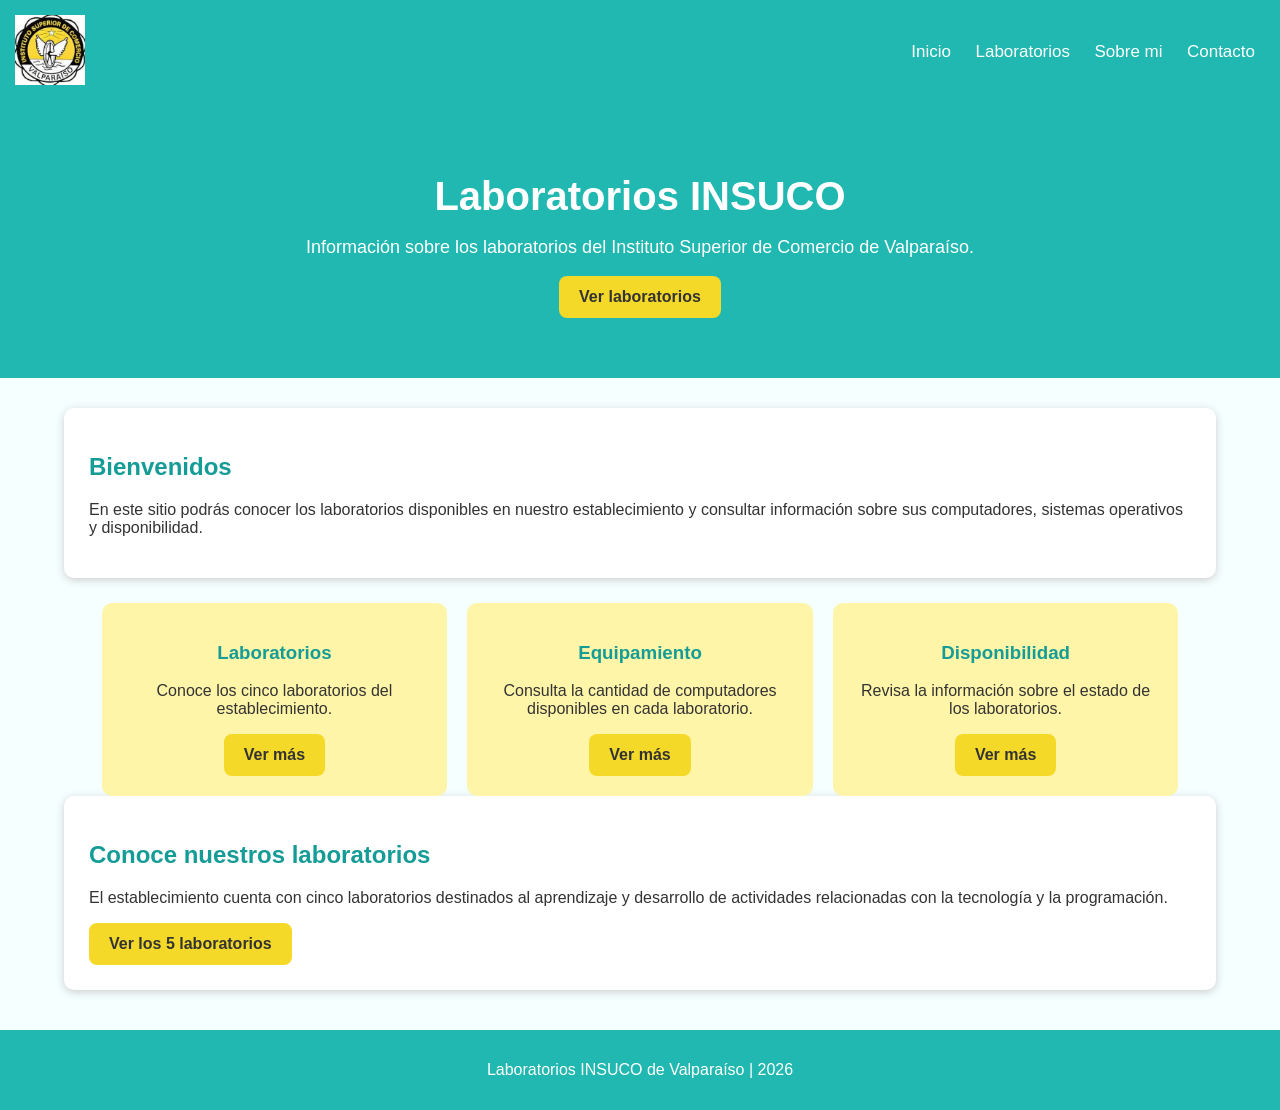
<file: index.html>
<!DOCTYPE html>
<html lang="es">
<head>
    <meta charset="UTF-8">
    <meta name="viewport" content="width=device-width, initial-scale=1.0">
    <title>Laboratorios INSUCO</title>
    <link rel="stylesheet" href="estilos.css">
</head>

<body>

<header>
    <nav class="navbar">

        <a href="index.html" class="logo">
            <img src="logoinsuco.jpg" alt="Logo INSUCO">
        </a>

        <div class="menu">
            <a href="index.html">Inicio</a>
            <a href="laboratorios.html">Laboratorios</a>
            <a href="sobremi.html">Sobre mi</a>
            <a href="contacto.html">Contacto</a>
        </div>

    </nav>
</header>

<main>

    <section class="hero">
        <h1>Laboratorios INSUCO</h1>

        <p>
            Información sobre los laboratorios del
            Instituto Superior de Comercio de Valparaíso.
        </p>

        <a href="laboratorios.html" class="boton">
            Ver laboratorios
        </a>
    </section>


    <section class="contenido">

        <div class="bloque">

            <h2>Bienvenidos</h2>

            <p>
                En este sitio podrás conocer los laboratorios
                disponibles en nuestro establecimiento y consultar
                información sobre sus computadores, sistemas
                operativos y disponibilidad.
            </p>

        </div>


        <div class="tarjetas">

            <div class="tarjeta">
                <h3>Laboratorios</h3>

                <p>
                    Conoce los cinco laboratorios del establecimiento.
                </p>

                <a href="laboratorios.html" class="boton">
                    Ver más
                </a>
            </div>


            <div class="tarjeta">
                <h3>Equipamiento</h3>

                <p>
                    Consulta la cantidad de computadores disponibles
                    en cada laboratorio.
                </p>

                <a href="laboratorios.html" class="boton">
                    Ver más
                </a>
            </div>


            <div class="tarjeta">
                <h3>Disponibilidad</h3>

                <p>
                    Revisa la información sobre el estado de los
                    laboratorios.
                </p>

                <a href="laboratorios.html" class="boton">
                    Ver más
                </a>
            </div>

        </div>


        <div class="bloque">

            <h2>Conoce nuestros laboratorios</h2>

            <p>
                El establecimiento cuenta con cinco laboratorios
                destinados al aprendizaje y desarrollo de actividades
                relacionadas con la tecnología y la programación.
            </p>

            <a href="laboratorios.html" class="boton">
                Ver los 5 laboratorios
            </a>

        </div>

    </section>

</main>


<footer>
    <p>
        Laboratorios INSUCO de Valparaíso | 2026
    </p>
</footer>

</body>
</html>
</file>
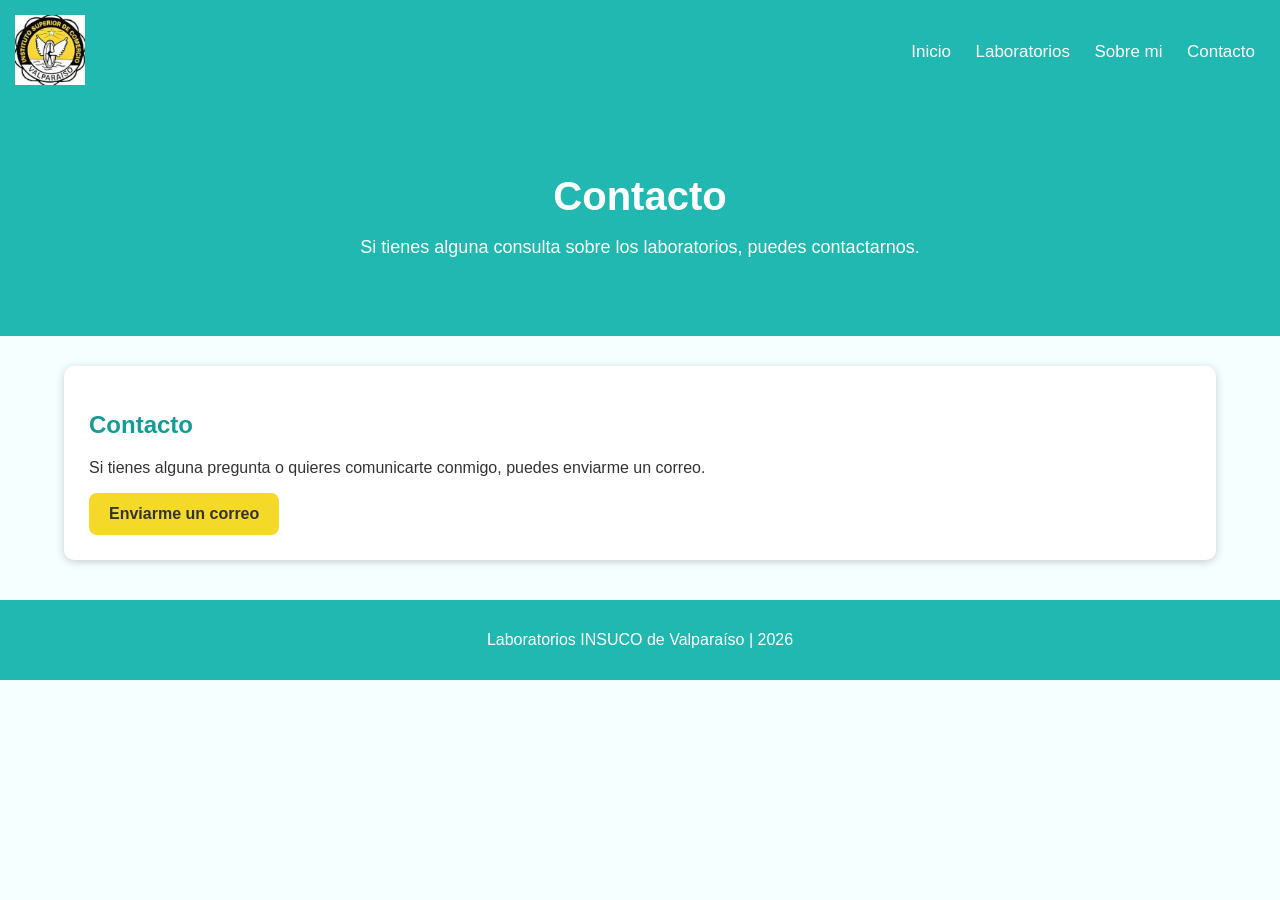
<file: contacto.html>
<!DOCTYPE html>
<html lang="es">
<head>
    <meta charset="UTF-8">
    <meta name="viewport" content="width=device-width, initial-scale=1.0">
    <title>Contacto | INSUCO</title>
    <link rel="stylesheet" href="estilos.css">
</head>

<body>

<header>
    <nav class="navbar">

        <a href="index.html" class="logo">
            <img src="logoinsuco.jpg" alt="Logo INSUCO">
        </a>

        <div class="menu">
            <a href="index.html">Inicio</a>
            <a href="laboratorios.html">Laboratorios</a>
            <a href="sobremi.html">Sobre mi</a>
            <a href="contacto.html">Contacto</a>
        </div>

    </nav>
</header>

<main>

    <section class="hero">
        <h1>Contacto</h1>
        <p>
            Si tienes alguna consulta sobre los laboratorios,
            puedes contactarnos.
        </p>
    </section>

    <section class="contenido">

        <div class="bloque">

    <h2>Contacto</h2>

    <p>
        Si tienes alguna pregunta o quieres comunicarte conmigo,
        puedes enviarme un correo.
    </p>

    <a href="mailto:avilavalentina913@gmail.com" class="boton">
        Enviarme un correo
    </a>

</div>
    </section>

</main>

<footer>
    <p>Laboratorios INSUCO de Valparaíso | 2026</p>
</footer>

</body>
</html>
</file>
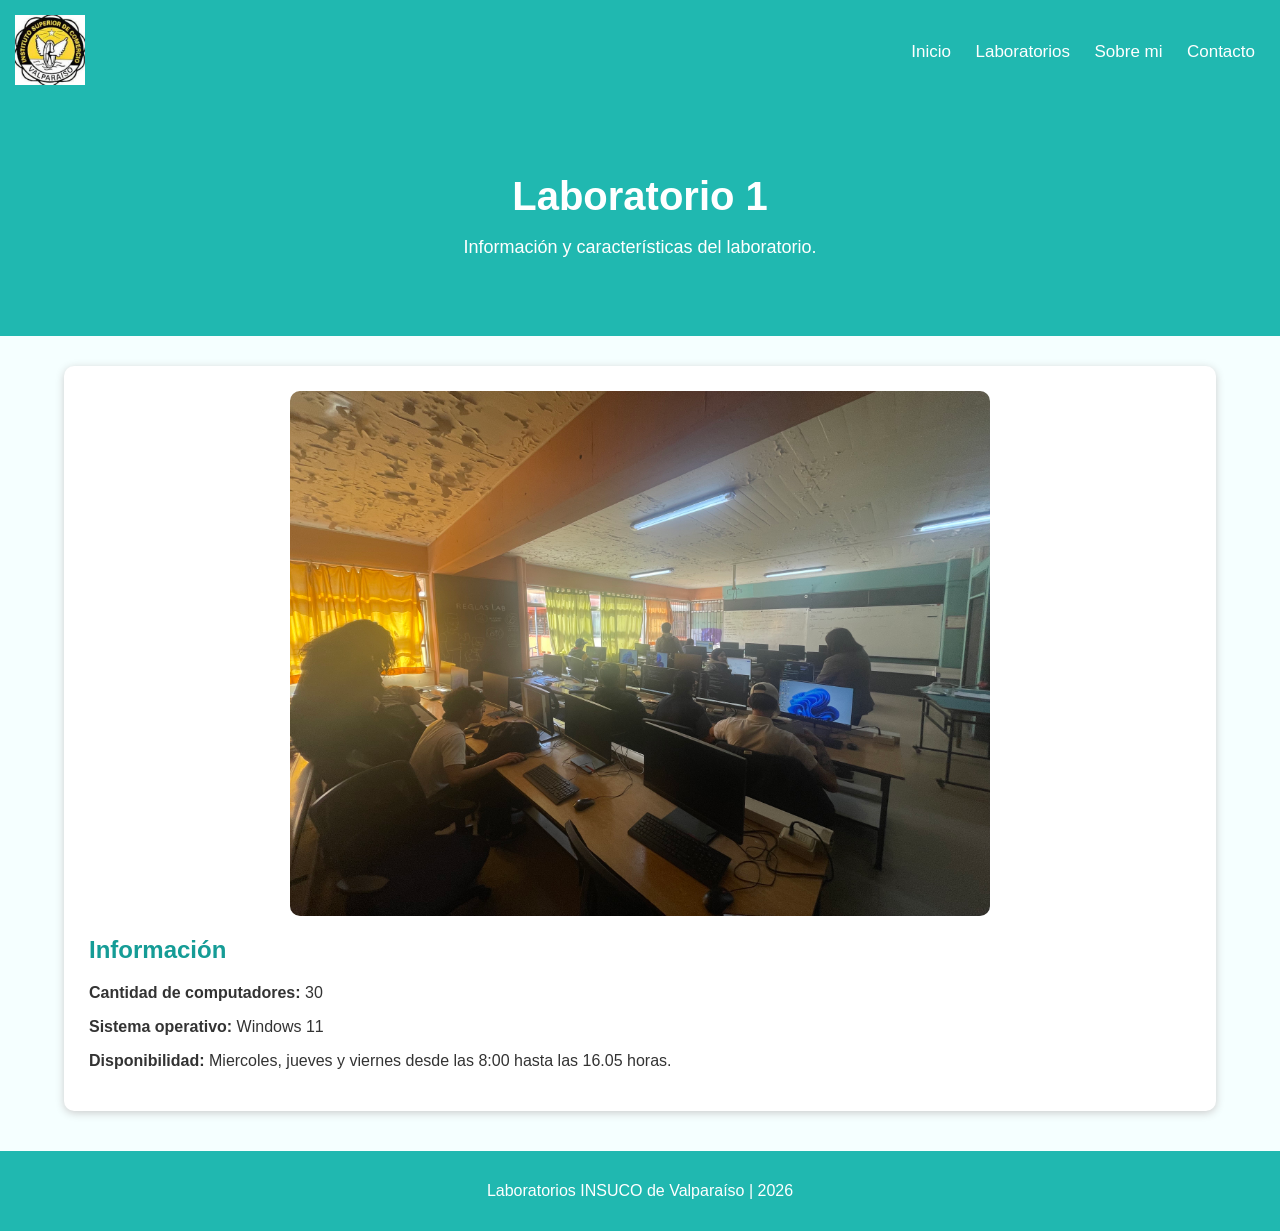
<file: laboratorio1.html>
<!DOCTYPE html>
<html lang="es">
<head>
    <meta charset="UTF-8">
    <meta name="viewport" content="width=device-width, initial-scale=1.0">
    <title>Laboratorio 1 | INSUCO</title>
    <link rel="stylesheet" href="estilos.css">
</head>

<body>

<header>
    <nav class="navbar">

        <a href="index.html" class="logo">
            <img src="logoinsuco.jpg" alt="Logo INSUCO">
        </a>

        <div class="menu">
            <a href="index.html">Inicio</a>
            <a href="laboratorios.html">Laboratorios</a>
            <a href="sobremi.html">Sobre mi</a>
            <a href="contacto.html">Contacto</a>
        </div>

    </nav>
</header>

<main>

    <section class="hero">
        <h1>Laboratorio 1</h1>
        <p>Información y características del laboratorio.</p>
    </section>

    <section class="contenido">

        <div class="bloque">

            <img class="imagen-lab"
                 src="lab1.jpg"
                 alt="Laboratorio 1">

            <h2>Información</h2>

            <p><strong>Cantidad de computadores:</strong> 30</p>

            <p><strong>Sistema operativo:</strong> Windows 11</p>

            <p><strong>Disponibilidad:</strong> Miercoles, jueves y viernes desde las 8:00 hasta las 16.05 horas.</p>

        </div>

    </section>

</main>

<footer>
    <p>Laboratorios INSUCO de Valparaíso | 2026</p>
</footer>

</body>
</html>
</file>
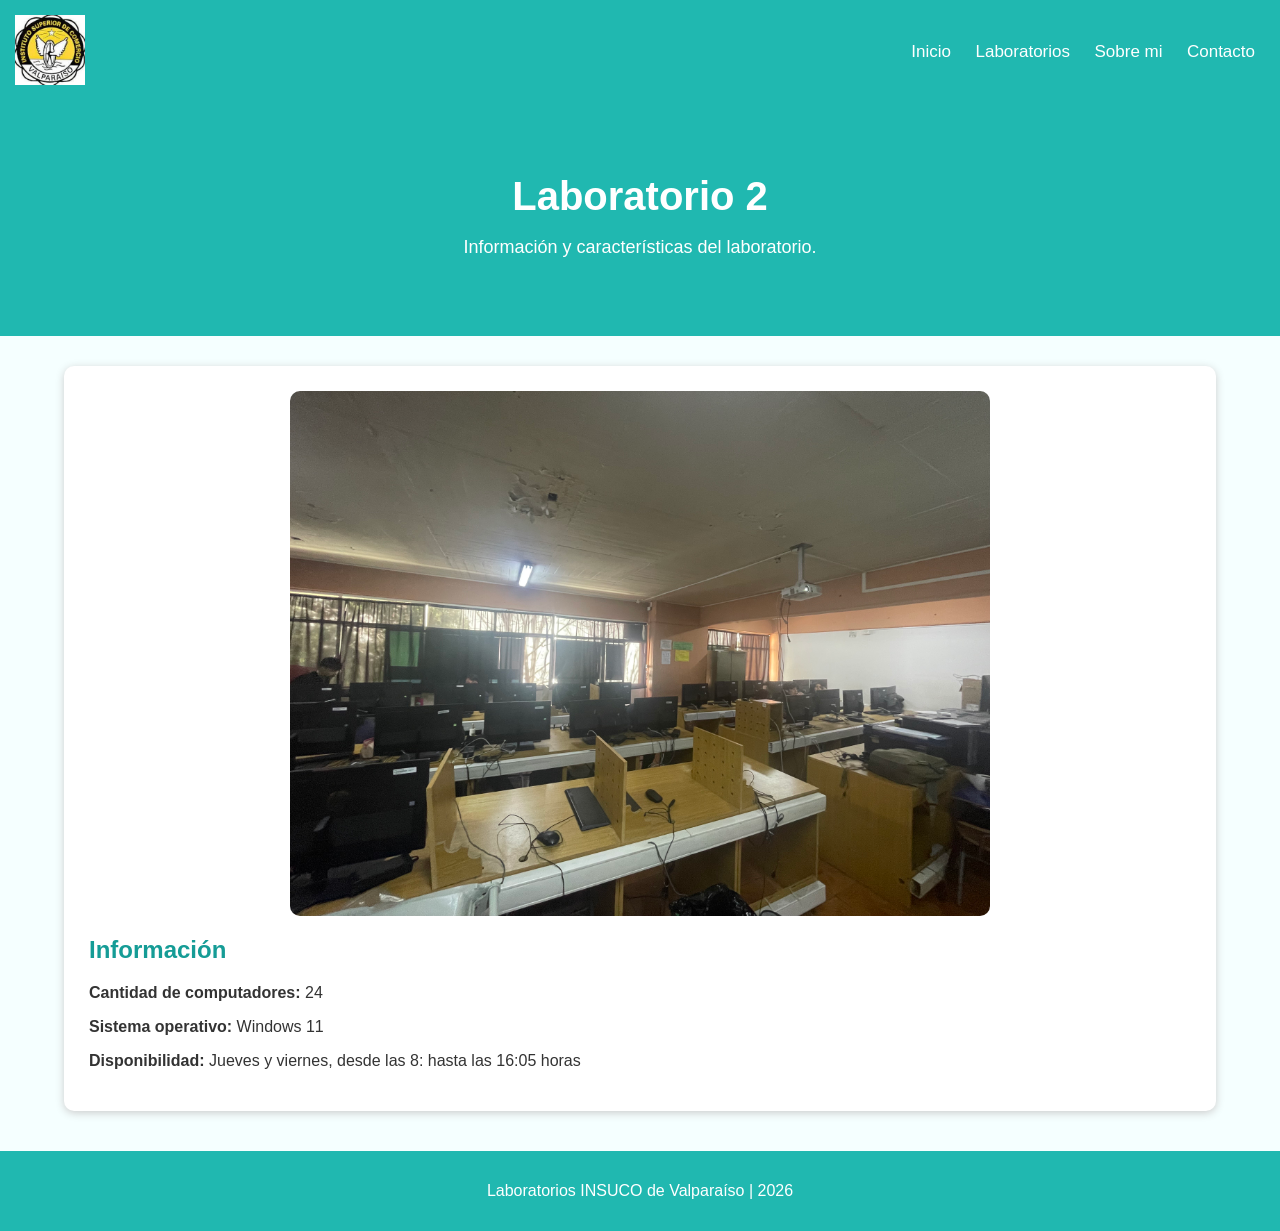
<file: laboratorio2.html>
<!DOCTYPE html>
<html lang="es">
<head>
    <meta charset="UTF-8">
    <meta name="viewport" content="width=device-width, initial-scale=1.0">
    <title>Laboratorio 2 | INSUCO</title>
    <link rel="stylesheet" href="estilos.css">
</head>

<body>

<header>
    <nav class="navbar">

        <a href="index.html" class="logo">
            <img src="logoinsuco.jpg" alt="Logo INSUCO">
        </a>

        <div class="menu">
            <a href="index.html">Inicio</a>
            <a href="laboratorios.html">Laboratorios</a>
            <a href="sobremi.html">Sobre mi</a>
            <a href="contacto.html">Contacto</a>
        </div>

    </nav>
</header>

<main>

    <section class="hero">
        <h1>Laboratorio 2</h1>
        <p>Información y características del laboratorio.</p>
    </section>

    <section class="contenido">

        <div class="bloque">

            <img class="imagen-lab"
                 src="lab2.jpg"
                 alt="Laboratorio 2">

            <h2>Información</h2>

            <p><strong>Cantidad de computadores:</strong> 24</p>

            <p><strong>Sistema operativo:</strong> Windows 11</p>

            <p><strong>Disponibilidad:</strong> Jueves y viernes, desde las 8: hasta las 16:05 horas</p>

        </div>

    </section>

</main>

<footer>
    <p>Laboratorios INSUCO de Valparaíso | 2026</p>
</footer>

</body>
</html>
</file>
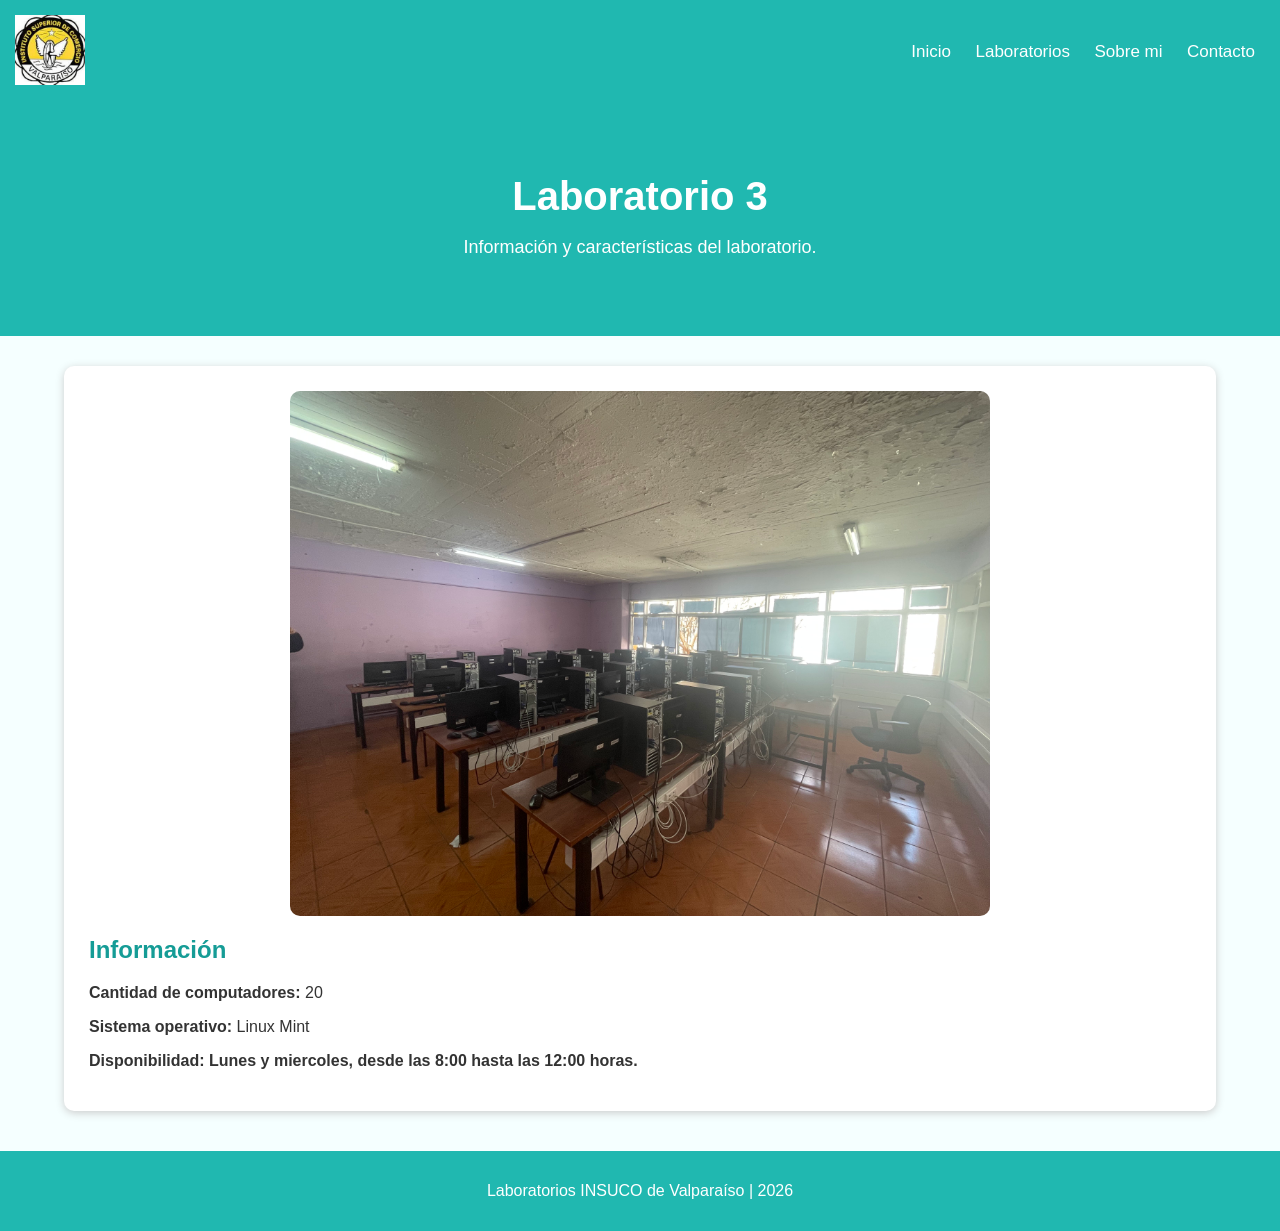
<file: laboratorio3.html>
<!DOCTYPE html>
<html lang="es">
<head>
    <meta charset="UTF-8">
    <meta name="viewport" content="width=device-width, initial-scale=1.0">
    <title>Laboratorio 3 | INSUCO</title>
    <link rel="stylesheet" href="estilos.css">
</head>

<body>

<header>
    <nav class="navbar">

        <a href="index.html" class="logo">
            <img src="logoinsuco.jpg" alt="Logo INSUCO">
        </a>

        <div class="menu">
            <a href="index.html">Inicio</a>
            <a href="laboratorios.html">Laboratorios</a>
            <a href="sobremi.html">Sobre mi</a>
            <a href="contacto.html">Contacto</a>
        </div>

    </nav>
</header>

<main>

    <section class="hero">
        <h1>Laboratorio 3</h1>
        <p>Información y características del laboratorio.</p>
    </section>

    <section class="contenido">

        <div class="bloque">

            <img class="imagen-lab"
                 src="lab3.jpg"
                 alt="Laboratorio 3">

            <h2>Información</h2>

            <p><strong>Cantidad de computadores:</strong> 20</p>

            <p><strong>Sistema operativo:</strong> Linux Mint</p>

            <p><strong>Disponibilidad: Lunes y miercoles, desde las 8:00 hasta las 12:00 horas.</strong> </p>

        </div>

    </section>

</main>

<footer>
    <p>Laboratorios INSUCO de Valparaíso | 2026</p>
</footer>

</body>
</html>
</file>
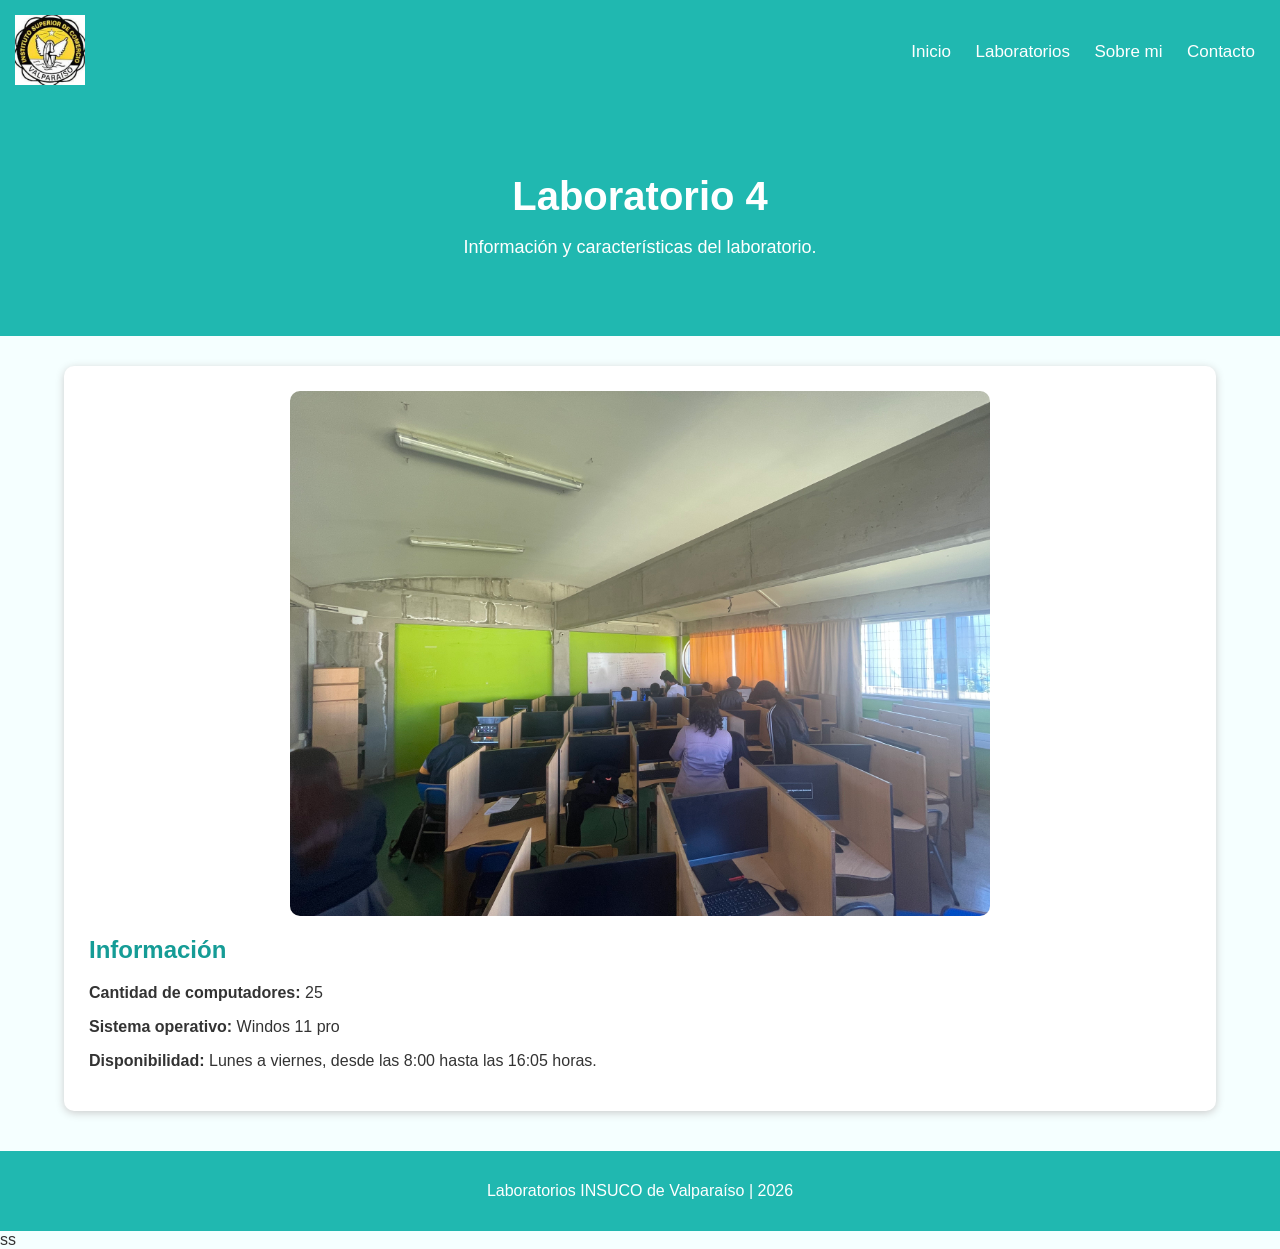
<file: laboratorio4.html>
<!DOCTYPE html>
<html lang="es">
<head>
    <meta charset="UTF-8">
    <meta name="viewport" content="width=device-width, initial-scale=1.0">
    <title>Laboratorio 4 | INSUCO</title>
    <link rel="stylesheet" href="estilos.css">
</head>

<body>

<header>
    <nav class="navbar">

        <a href="index.html" class="logo">
            <img src="logoinsuco.jpg" alt="Logo INSUCO">
        </a>

        <div class="menu">
            <a href="index.html">Inicio</a>
            <a href="laboratorios.html">Laboratorios</a>
            <a href="sobremi.html">Sobre mi</a>
            <a href="contacto.html">Contacto</a>
        </div>

    </nav>
</header>

<main>

    <section class="hero">
        <h1>Laboratorio 4</h1>
        <p>Información y características del laboratorio.</p>
    </section>

    <section class="contenido">

        <div class="bloque">

            <img class="imagen-lab"
                 src="lab4.jpg"
                 alt="Laboratorio 4">

            <h2>Información</h2>

            <p><strong>Cantidad de computadores:</strong> 25</p>

            <p><strong>Sistema operativo:</strong> Windos 11 pro</p>

            <p><strong>Disponibilidad:</strong> Lunes a viernes, desde las 8:00 hasta las 16:05 horas.</p>

        </div>

    </section>

</main>

<footer>
    <p>Laboratorios INSUCO de Valparaíso | 2026</p>
</footer>

</body>
</html>
ss
</file>
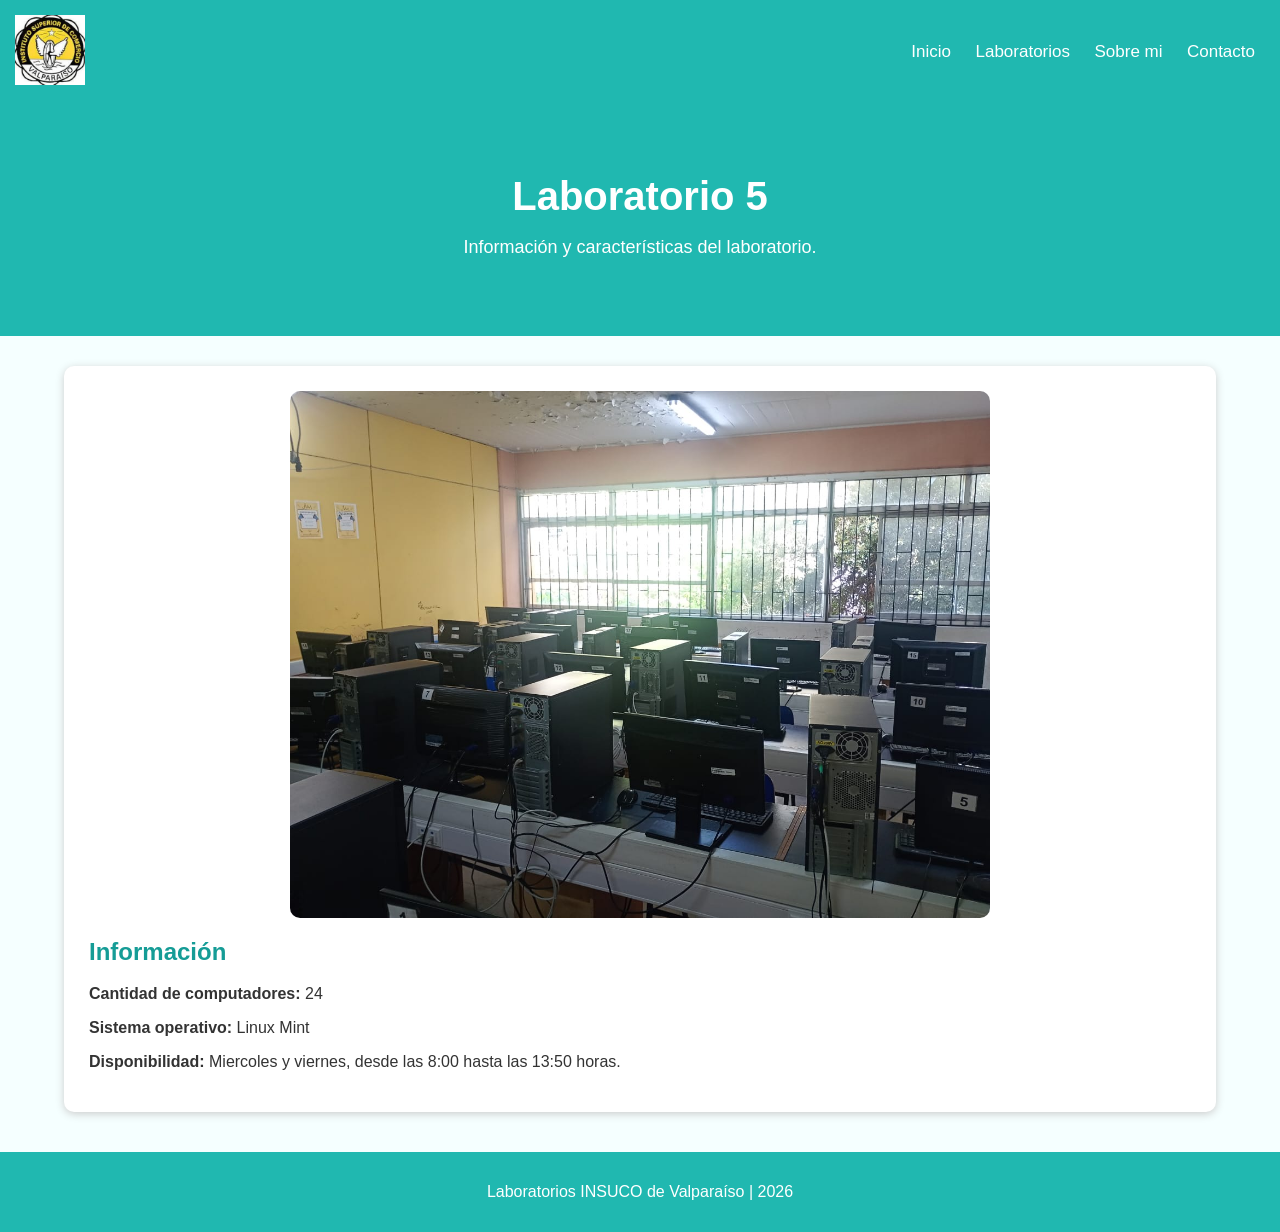
<file: laboratorio5.html>
<!DOCTYPE html>
<html lang="es">
<head>
    <meta charset="UTF-8">
    <meta name="viewport" content="width=device-width, initial-scale=1.0">
    <title>Laboratorio 5 | INSUCO</title>
    <link rel="stylesheet" href="estilos.css">
</head>

<body>

<header>
    <nav class="navbar">

        <a href="index.html" class="logo">
            <img src="logoinsuco.jpg" alt="Logo INSUCO">
        </a>

        <div class="menu">
            <a href="index.html">Inicio</a>
            <a href="laboratorios.html">Laboratorios</a>
            <a href="sobremi.html">Sobre mi</a>
            <a href="contacto.html">Contacto</a>
        </div>

    </nav>
</header>

<main>

    <section class="hero">
        <h1>Laboratorio 5</h1>
        <p>Información y características del laboratorio.</p>
    </section>

    <section class="contenido">

        <div class="bloque">

            <img class="imagen-lab"
                 src="lab5.jpg"
                 alt="Laboratorio 5">

            <h2>Información</h2>

            <p><strong>Cantidad de computadores:</strong> 24</p>

            <p><strong>Sistema operativo:</strong> Linux Mint</p>

            <p><strong>Disponibilidad:</strong> Miercoles y viernes, desde las 8:00 hasta las 13:50 horas.</p>

        </div>

    </section>

</main>

<footer>
    <p>Laboratorios INSUCO de Valparaíso | 2026</p>
</footer>

</body>
</html>
</file>
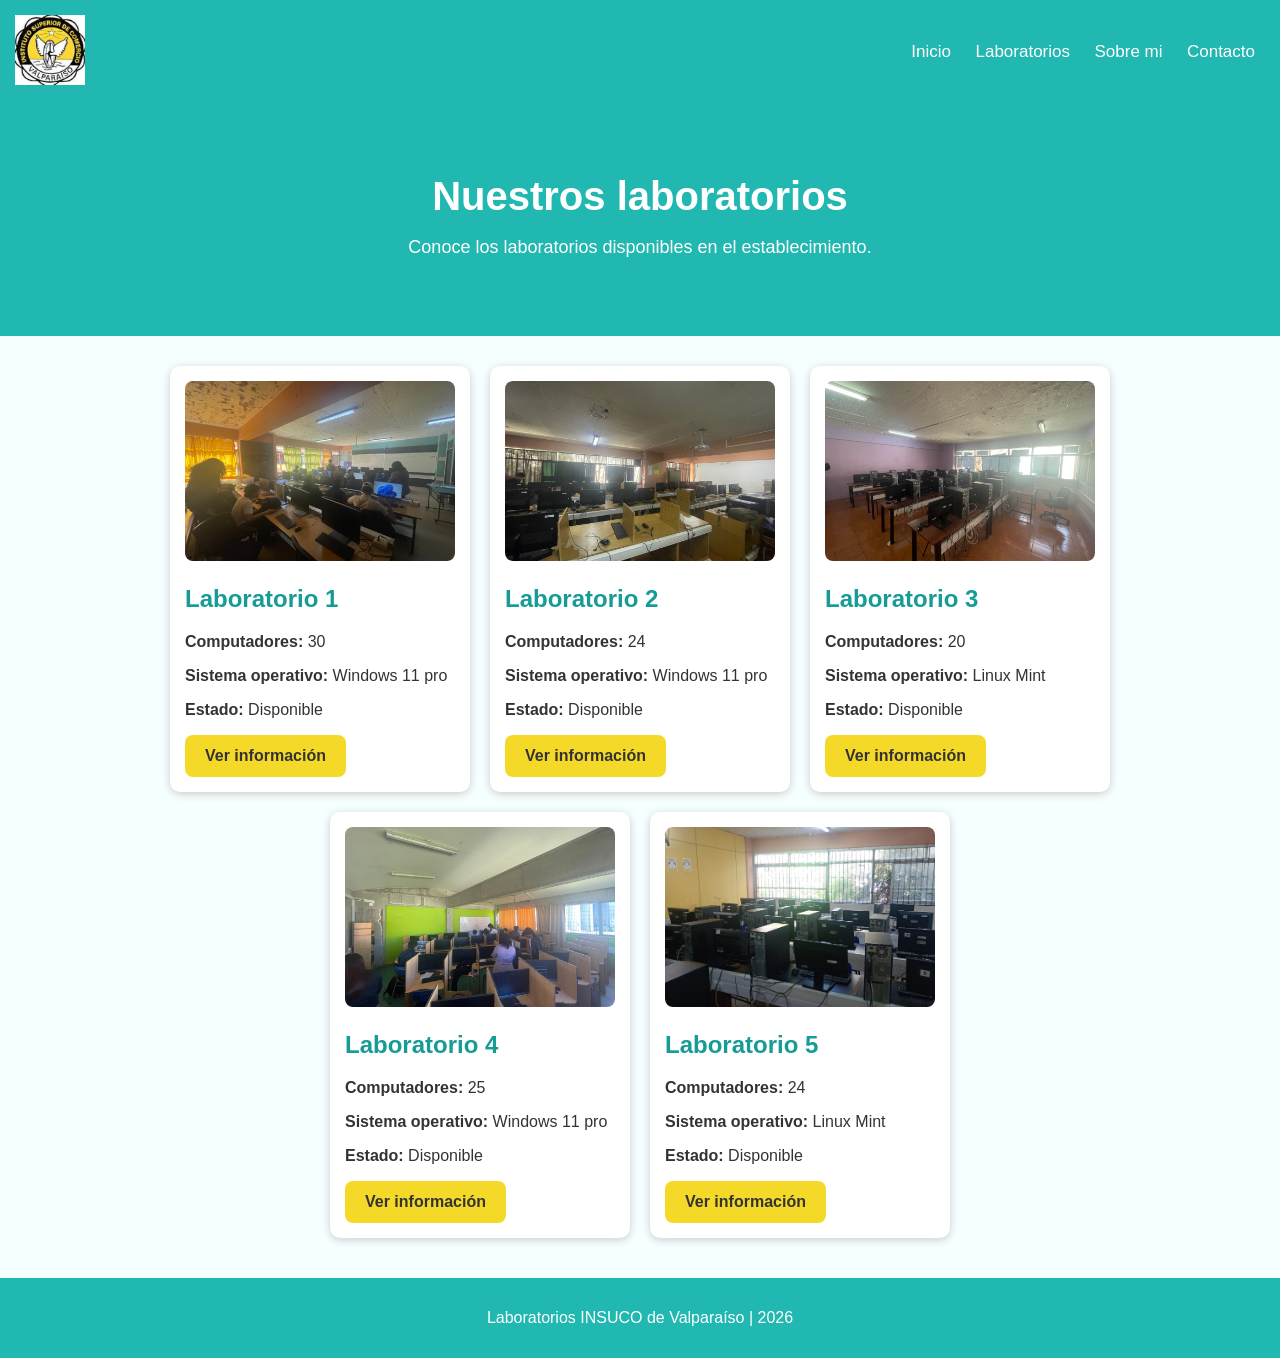
<file: laboratorios.html>
<!DOCTYPE html>
<html lang="es">
<head>
    <meta charset="UTF-8">
    <meta name="viewport" content="width=device-width, initial-scale=1.0">
    <title>Laboratorios | INSUCO</title>
    <link rel="stylesheet" href="estilos.css">
</head>

<body>

<header>
    <nav class="navbar">

        <a href="index.html" class="logo">
            <img src="logoinsuco.jpg" alt="Logo INSUCO">
        </a>

        <div class="menu">
            <a href="index.html">Inicio</a>
            <a href="laboratorios.html">Laboratorios</a>
            <a href="sobremi.html">Sobre mi</a>
            <a href="contacto.html">Contacto</a>
        </div>

    </nav>
</header>

<main>

    <section class="hero">
        <h1>Nuestros laboratorios</h1>
        <p>
            Conoce los laboratorios disponibles en el establecimiento.
        </p>
    </section>

    <section class="contenido">

        <div class="laboratorios">

            <div class="card">
                <img src="lab1.jpg" alt="Laboratorio 1">

                <h2>Laboratorio 1</h2>

                <p><strong>Computadores:</strong> 30</p>
                <p><strong>Sistema operativo:</strong> Windows 11 pro</p>
                <p><strong>Estado:</strong> Disponible</p>

                <a href="laboratorio1.html" class="boton">
                    Ver información
                </a>
            </div>


            <div class="card">
                <img src="lab2.jpg" alt="Laboratorio 2">

                <h2>Laboratorio 2</h2>

                <p><strong>Computadores:</strong> 24</p>
                <p><strong>Sistema operativo:</strong> Windows 11 pro</p>
                <p><strong>Estado:</strong> Disponible</p>

                <a href="laboratorio2.html" class="boton">
                    Ver información
                </a>
            </div>


            <div class="card">
                <img src="lab3.jpg" alt="Laboratorio 3">

                <h2>Laboratorio 3</h2>

                <p><strong>Computadores:</strong> 20 </p>
                <p><strong>Sistema operativo:</strong> Linux Mint</p>
                <p><strong>Estado:</strong> Disponible</p>

                <a href="laboratorio5.html" class="boton">
                    Ver información
                </a>
            </div>


            <div class="card">
                <img src="lab4.jpg" alt="Laboratorio 4">

                <h2>Laboratorio 4</h2>

                <p><strong>Computadores:</strong> 25</p>
                <p><strong>Sistema operativo:</strong> Windows 11 pro</p>
                <p><strong>Estado:</strong> Disponible</p>

                <a href="laboratorio4.html" class="boton">
                    Ver información
                </a>
            </div>


            <div class="card">
                <img src="lab5.jpg" alt="Laboratorio 5">

                <h2>Laboratorio 5</h2>

                <p><strong>Computadores:</strong> 24</p>
                <p><strong>Sistema operativo:</strong> Linux Mint</p>
                <p><strong>Estado:</strong> Disponible</p>

                <a href="laboratorio5.html" class="boton">
                    Ver información
                </a>
            </div>

        </div>

    </section>

</main>

<footer>
    <p>Laboratorios INSUCO de Valparaíso | 2026</p>
</footer>

</body>
</html>
</file>
<file: estilos.css>
* {
    box-sizing: border-box;
}

body {
    margin: 0;
    font-family: Arial, sans-serif;
    background-color: #f5ffff;
    color: #333;
}

.navbar {
    background-color: #20b8b0;
    padding: 15px;
    display: flex;
    align-items: center;
    justify-content: space-between;
}

.logo img {
    width: 70px;
}

.menu a {
    color: white;
    text-decoration: none;
    margin: 10px;
    font-size: 17px;
}

.menu a:hover {
    color: #ffe44d;
}

.hero {
    background-color: #20b8b0;
    color: white;
    text-align: center;
    padding: 60px 20px;
}

.hero h1 {
    font-size: 40px;
    margin: 10px;
}

.hero p {
    font-size: 18px;
}

.contenido {
    width: 90%;
    margin: 30px auto;
}

.bloque {
    background-color: white;
    padding: 25px;
    margin-bottom: 25px;
    border-radius: 10px;
    box-shadow: 0 2px 8px #cccccc;
}

.bloque h2 {
    color: #159c96;
}

.tarjetas {
    display: flex;
    justify-content: center;
    gap: 20px;
}

.tarjeta {
    background-color: #fff5a8;
    padding: 20px;
    width: 30%;
    border-radius: 10px;
    text-align: center;
}

.tarjeta h3 {
    color: #159c96;
}

.laboratorios {
    display: flex;
    flex-wrap: wrap;
    justify-content: center;
    gap: 20px;
}

.card {
    background-color: white;
    width: 300px;
    padding: 15px;
    border-radius: 10px;
    box-shadow: 0 2px 8px #cccccc;
}

.card img {
    width: 100%;
    height: 180px;
    object-fit: cover;
    border-radius: 8px;
}

.card h2 {
    color: #159c96;
}

.imagen-lab {
    width: 100%;
    max-width: 700px;
    display: block;
    margin: auto;
    border-radius: 10px;
}

.boton {
    display: inline-block;
    background-color: #f5d928;
    color: #333;
    padding: 12px 20px;
    text-decoration: none;
    border-radius: 8px;
    font-weight: bold;
    border: none;
}

.boton:hover {
    background-color: #20b8b0;
    color: white;
}

.formulario {
    width: 500px;
    max-width: 100%;
    margin: auto;
}

.formulario label {
    display: block;
    margin-top: 10px;
}

.formulario input,
.formulario textarea {
    width: 100%;
    padding: 10px;
    margin: 8px 0;
    border: 1px solid #cccccc;
    border-radius: 5px;
}

.formulario textarea {
    height: 120px;
}

footer {
    background-color: #20b8b0;
    color: white;
    text-align: center;
    padding: 15px;
    margin-top: 40px;
}

@media (max-width: 700px) {

    .navbar {
        flex-direction: column;
    }

    .menu {
        margin-top: 15px;
    }

    .menu a {
        display: block;
        text-align: center;
    }

    .hero h1 {
        font-size: 30px;
    }

    .tarjetas {
        flex-direction: column;
    }

    .tarjeta {
        width: 100%;
    }

    .card {
        width: 100%;
    }
}
</file>
